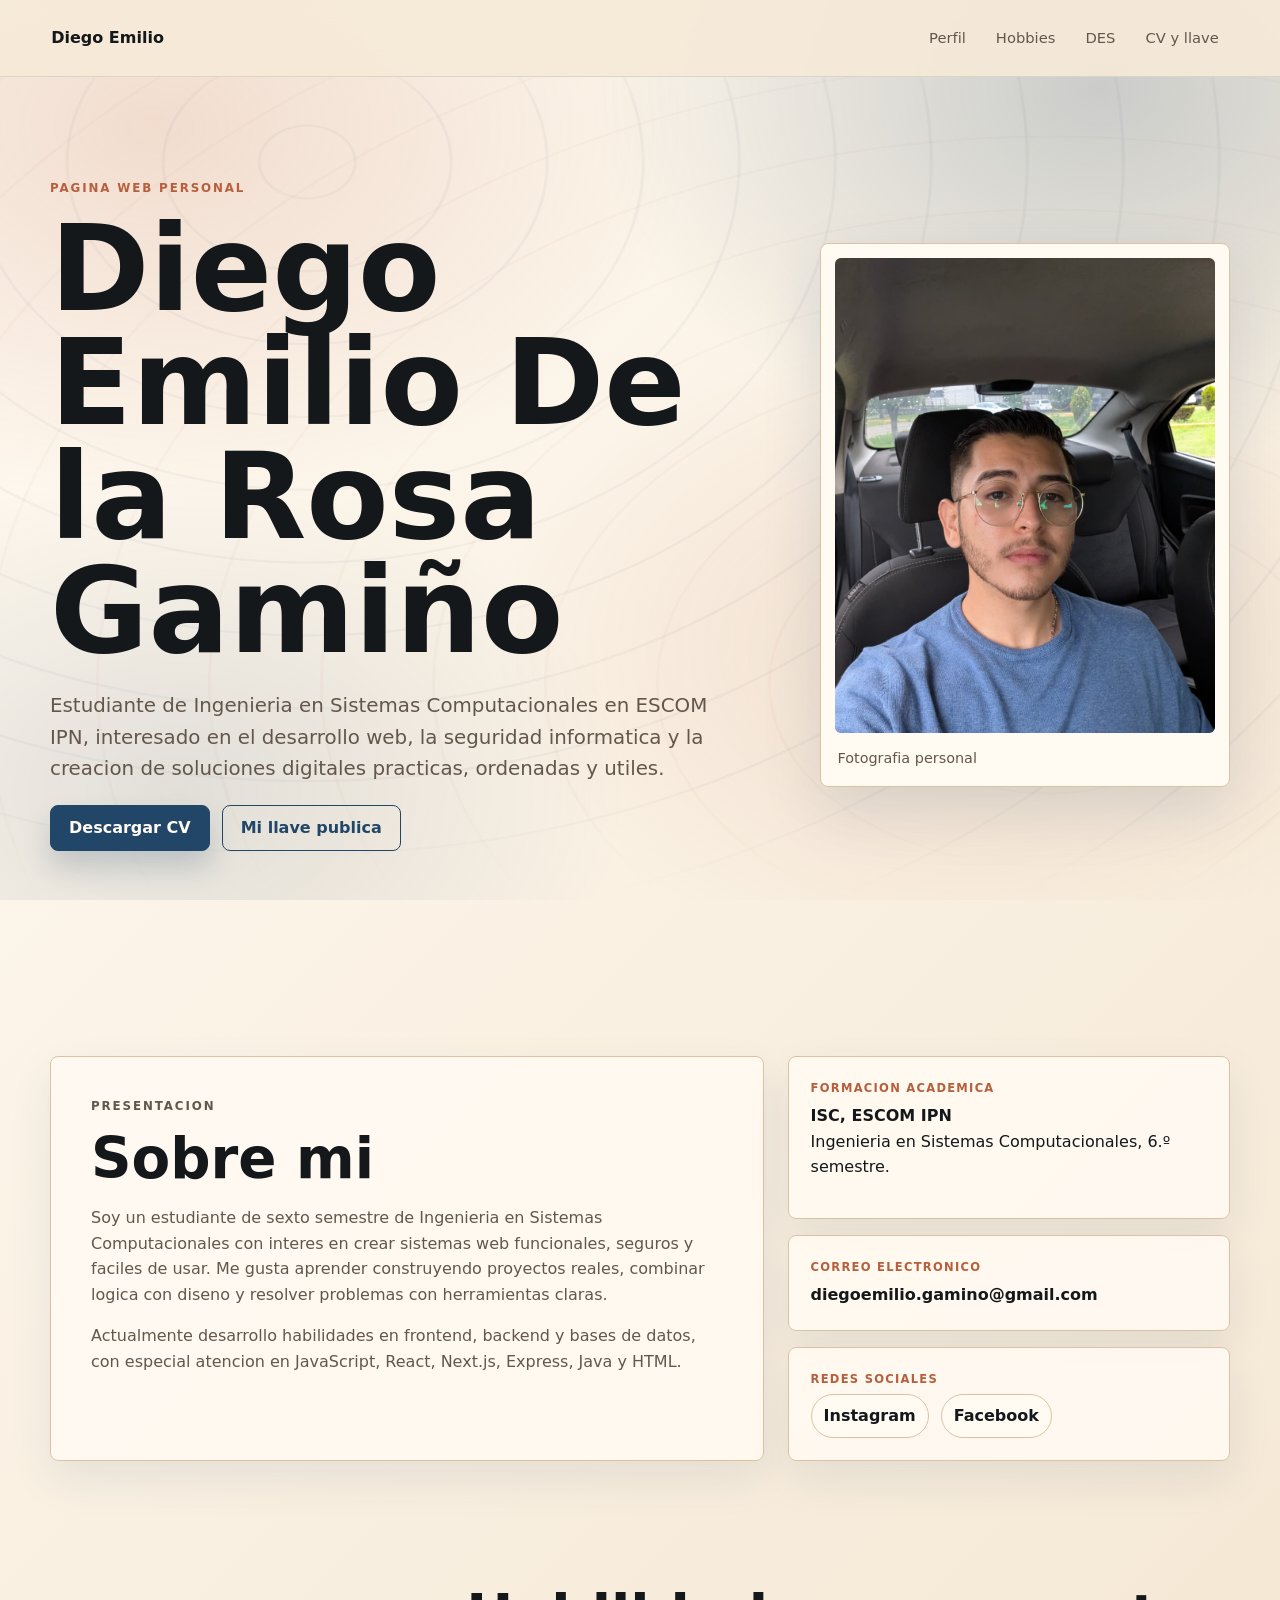
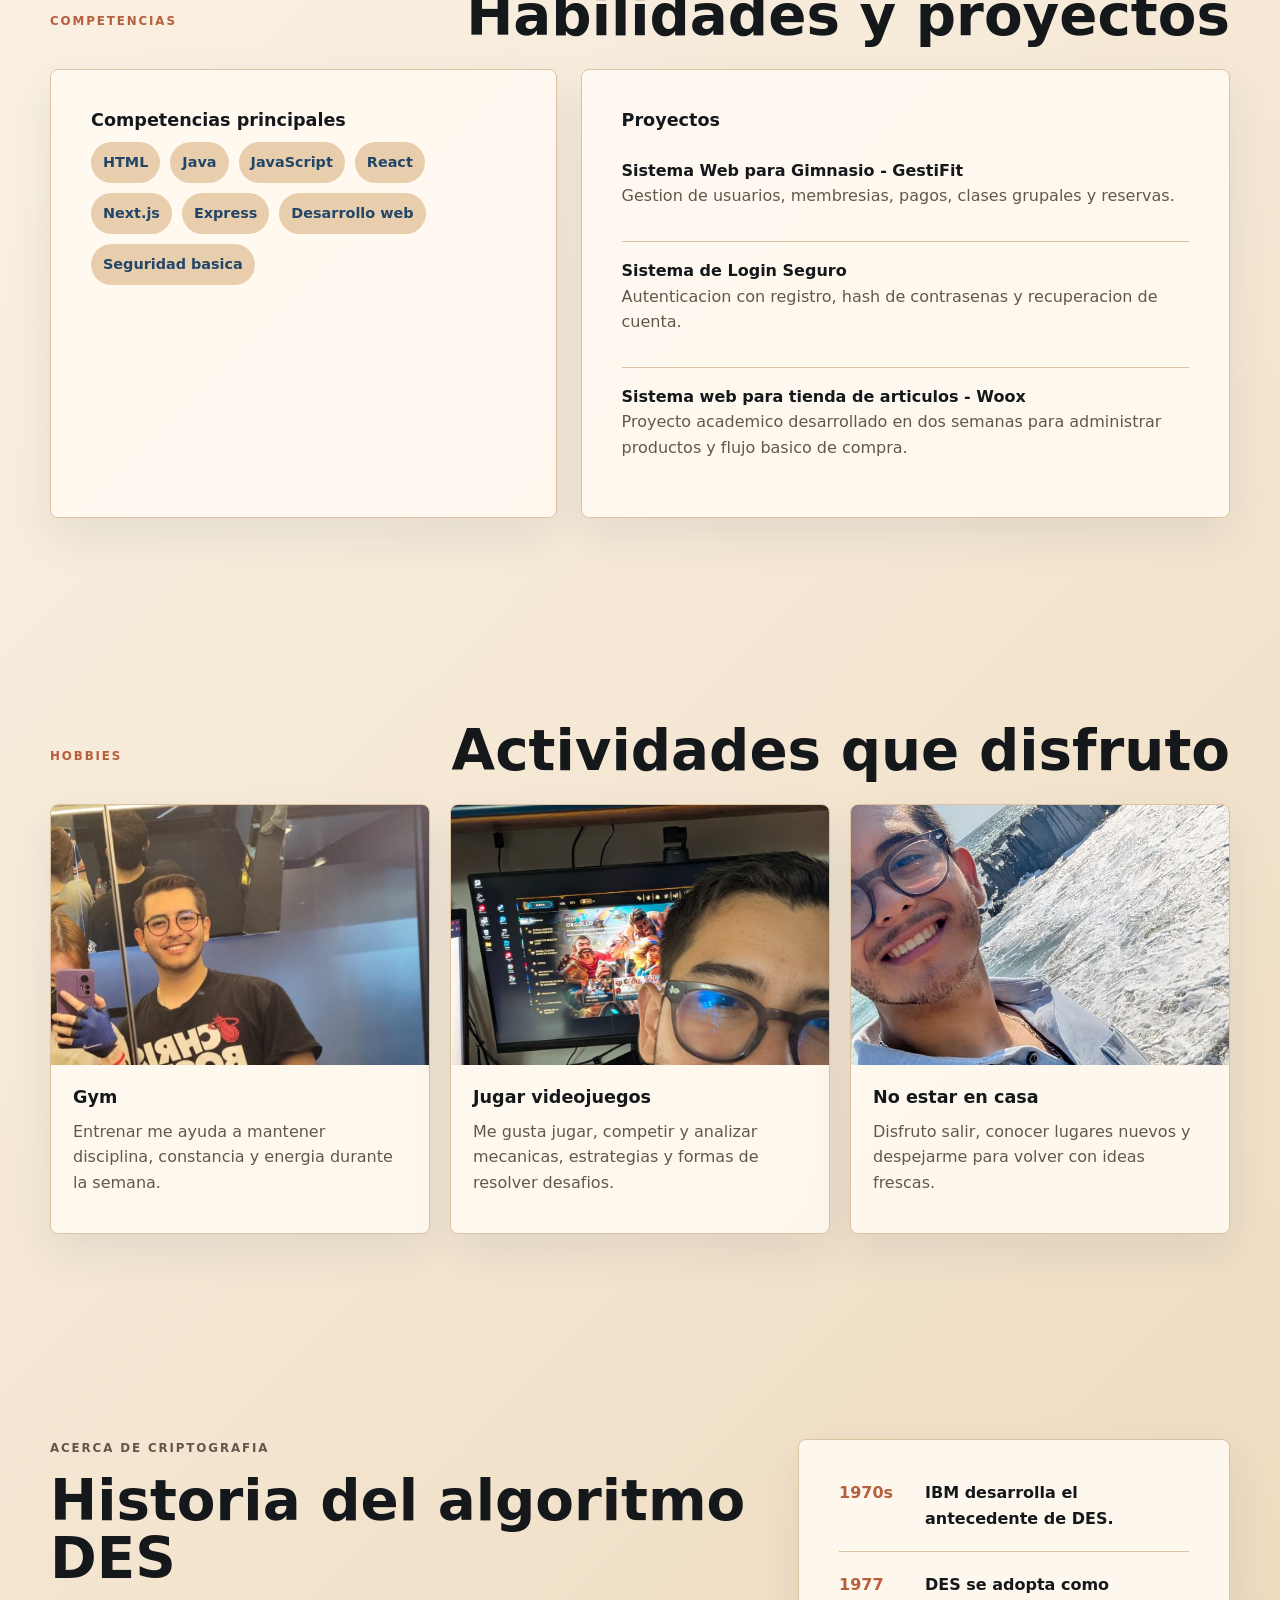
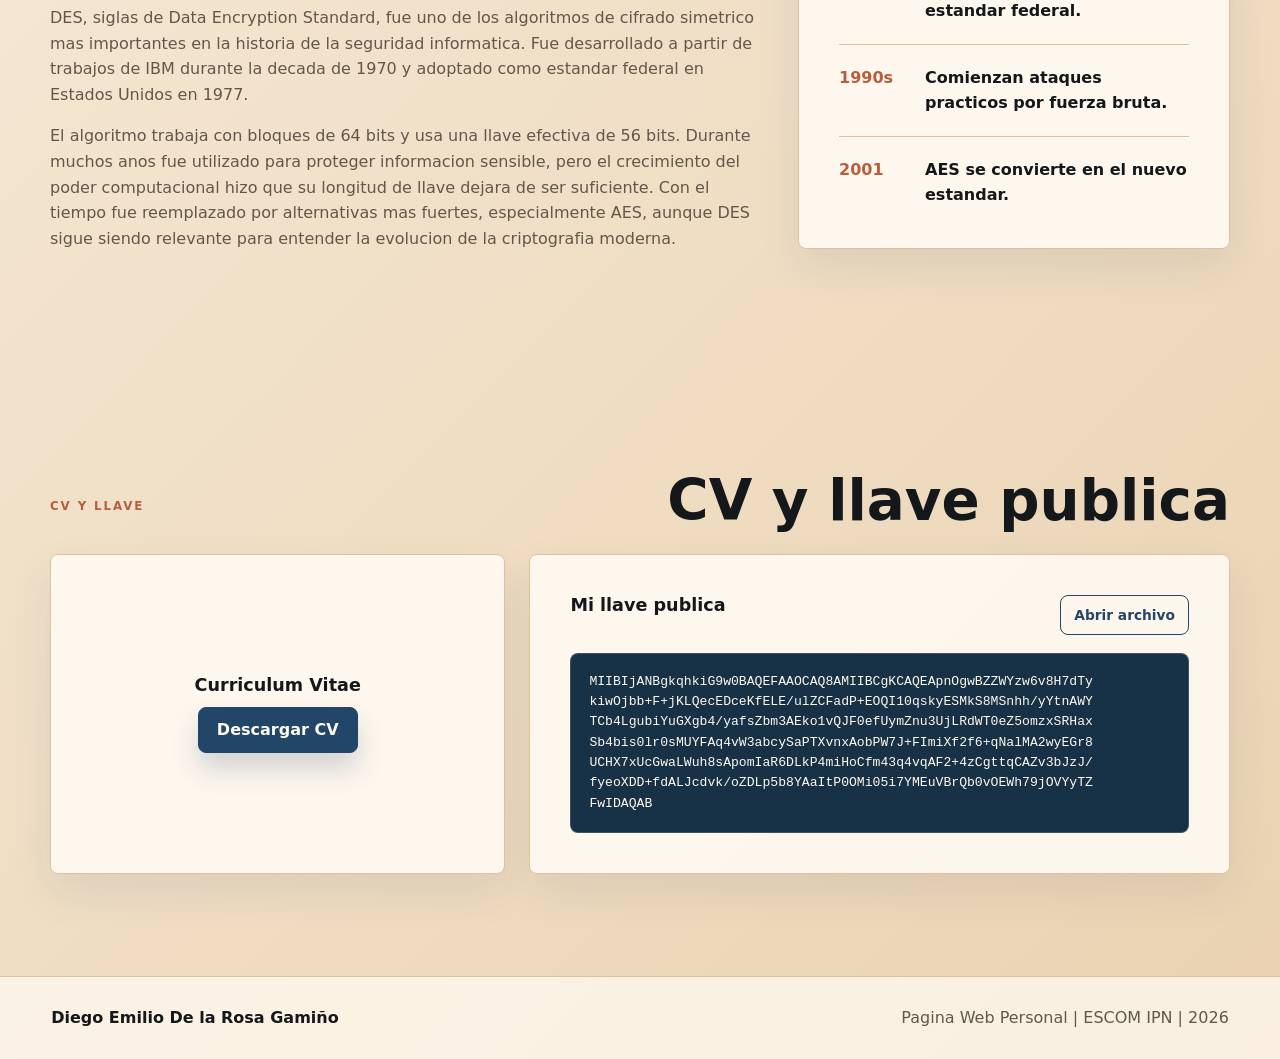
<file: index.html>
<!DOCTYPE html>
<html lang="es">
<head>
  <meta charset="UTF-8">
  <meta name="viewport" content="width=device-width, initial-scale=1.0">
  <meta name="description" content="Pagina web personal de Diego Emilio De la Rosa Gamino, estudiante de Ingenieria en Sistemas Computacionales en ESCOM IPN.">
  <title>Diego Emilio De la Rosa Gamiño | Pagina Web Personal</title>
  <link rel="stylesheet" href="styles.css">
</head>
<body>
  <header class="site-header">
    <a class="brand" href="#inicio">Diego Emilio</a>
    <nav class="nav" aria-label="Navegacion principal">
      <a href="#perfil">Perfil</a>
      <a href="#hobbies">Hobbies</a>
      <a href="#des">DES</a>
      <a href="#descargas">CV y llave</a>
    </nav>
  </header>

  <main>
    <section id="inicio" class="hero section-pad">
      <div class="hero-copy">
        <p class="eyebrow">Pagina Web Personal</p>
        <h1>Diego Emilio De la Rosa Gamiño</h1>
        <p class="lead">
          Estudiante de Ingenieria en Sistemas Computacionales en ESCOM IPN, interesado en el desarrollo web,
          la seguridad informatica y la creacion de soluciones digitales practicas, ordenadas y utiles.
        </p>
        <div class="hero-actions">
          <a class="button primary" href="cv-diego-emilio-de-la-rosa-gamino.pdf" download>Descargar CV</a>
          <a class="button secondary" href="public_key.txt">Mi llave publica</a>
        </div>
      </div>

      <figure class="portrait-card">
        <img src="assets/foto-diego-emilio.jpeg" alt="Fotografia de Diego Emilio De la Rosa Gamiño">
        <figcaption>Fotografia personal</figcaption>
      </figure>
    </section>

    <section id="perfil" class="section-pad profile-grid">
      <div class="panel about-panel">
        <p class="eyebrow">Presentacion</p>
        <h2>Sobre mi</h2>
        <p>
          Soy un estudiante de sexto semestre de Ingenieria en Sistemas Computacionales con interes en crear
          sistemas web funcionales, seguros y faciles de usar. Me gusta aprender construyendo proyectos reales,
          combinar logica con diseno y resolver problemas con herramientas claras.
        </p>
        <p>
          Actualmente desarrollo habilidades en frontend, backend y bases de datos, con especial atencion en
          JavaScript, React, Next.js, Express, Java y HTML.
        </p>
      </div>

      <aside class="info-stack" aria-label="Informacion general">
        <article class="info-card">
          <span>Formacion Academica</span>
          <strong>ISC, ESCOM IPN</strong>
          <p>Ingenieria en Sistemas Computacionales, 6.º semestre.</p>
        </article>
        <article class="info-card">
          <span>Correo Electronico</span>
          <strong>diegoemilio.gamino@gmail.com</strong>
        </article>
        <article class="info-card">
          <span>Redes Sociales</span>
          <div class="social-row">
            <a href="https://www.instagram.com/diegoe_dg/" target="_blank" rel="noopener">Instagram</a>
            <a href="https://www.facebook.com/Raromajedo" target="_blank" rel="noopener">Facebook</a>
          </div>
        </article>
      </aside>
    </section>

    <section class="section-pad compact-section">
      <div class="section-heading">
        <p class="eyebrow">Competencias</p>
        <h2>Habilidades y proyectos</h2>
      </div>
      <div class="skills-projects">
        <div class="panel">
          <h3>Competencias principales</h3>
          <div class="chips">
            <span>HTML</span>
            <span>Java</span>
            <span>JavaScript</span>
            <span>React</span>
            <span>Next.js</span>
            <span>Express</span>
            <span>Desarrollo web</span>
            <span>Seguridad basica</span>
          </div>
        </div>
        <div class="panel project-list">
          <h3>Proyectos</h3>
          <article>
            <strong>Sistema Web para Gimnasio - GestiFit</strong>
            <p>Gestion de usuarios, membresias, pagos, clases grupales y reservas.</p>
          </article>
          <article>
            <strong>Sistema de Login Seguro</strong>
            <p>Autenticacion con registro, hash de contrasenas y recuperacion de cuenta.</p>
          </article>
          <article>
            <strong>Sistema web para tienda de articulos - Woox</strong>
            <p>Proyecto academico desarrollado en dos semanas para administrar productos y flujo basico de compra.</p>
          </article>
        </div>
      </div>
    </section>

    <section id="hobbies" class="section-pad hobby-section">
      <div class="section-heading">
        <p class="eyebrow">Hobbies</p>
        <h2>Actividades que disfruto</h2>
      </div>
      <div class="hobby-grid">
        <article class="hobby-card">
          <img class="hobby-gym-img" src="assets/hobby-gym.jpeg" alt="Diego Emilio en el gimnasio">
          <div>
            <h3>Gym</h3>
            <p>Entrenar me ayuda a mantener disciplina, constancia y energia durante la semana.</p>
          </div>
        </article>
        <article class="hobby-card">
          <img class="hobby-videojuegos-img" src="assets/hobby-videojuegos.jpeg" alt="Diego Emilio jugando videojuegos">
          <div>
            <h3>Jugar videojuegos</h3>
            <p>Me gusta jugar, competir y analizar mecanicas, estrategias y formas de resolver desafios.</p>
          </div>
        </article>
        <article class="hobby-card">
          <img class="hobby-no-casa-img" src="assets/hobby-no-casa.jpeg" alt="Diego Emilio en la playa">
          <div>
            <h3>No estar en casa</h3>
            <p>Disfruto salir, conocer lugares nuevos y despejarme para volver con ideas frescas.</p>
          </div>
        </article>
      </div>
    </section>

    <section id="des" class="section-pad crypto-section">
      <div class="crypto-copy">
        <p class="eyebrow">Acerca de Criptografia</p>
        <h2>Historia del algoritmo DES</h2>
        <p>
          DES, siglas de Data Encryption Standard, fue uno de los algoritmos de cifrado simetrico mas importantes
          en la historia de la seguridad informatica. Fue desarrollado a partir de trabajos de IBM durante la decada
          de 1970 y adoptado como estandar federal en Estados Unidos en 1977.
        </p>
        <p>
          El algoritmo trabaja con bloques de 64 bits y usa una llave efectiva de 56 bits. Durante muchos anos fue
          utilizado para proteger informacion sensible, pero el crecimiento del poder computacional hizo que su
          longitud de llave dejara de ser suficiente. Con el tiempo fue reemplazado por alternativas mas fuertes,
          especialmente AES, aunque DES sigue siendo relevante para entender la evolucion de la criptografia moderna.
        </p>
      </div>
      <div class="timeline panel">
        <div>
          <span>1970s</span>
          <strong>IBM desarrolla el antecedente de DES.</strong>
        </div>
        <div>
          <span>1977</span>
          <strong>DES se adopta como estandar federal.</strong>
        </div>
        <div>
          <span>1990s</span>
          <strong>Comienzan ataques practicos por fuerza bruta.</strong>
        </div>
        <div>
          <span>2001</span>
          <strong>AES se convierte en el nuevo estandar.</strong>
        </div>
      </div>
    </section>

    <section id="descargas" class="section-pad downloads-section">
      <div class="section-heading">
        <p class="eyebrow">CV y llave</p>
        <h2>CV y llave publica</h2>
      </div>
      <div class="downloads-grid">
        <article class="download-card">
          <h3>Curriculum Vitae</h3>
          <a class="button primary" href="cv-diego-emilio-de-la-rosa-gamino.pdf" download>Descargar CV</a>
        </article>
        <article class="key-card">
          <div class="key-card-head">
            <div>
              <h3>Mi llave publica</h3>
            </div>
            <a class="small-link" href="public_key.txt">Abrir archivo</a>
          </div>
          <pre><code>MIIBIjANBgkqhkiG9w0BAQEFAAOCAQ8AMIIBCgKCAQEApnOgwBZZWYzw6v8H7dTy
kiwOjbb+F+jKLQecEDceKfELE/ulZCFadP+EOQI10qskyESMkS8MSnhh/yYtnAWY
TCb4LgubiYuGXgb4/yafsZbm3AEko1vQJF0efUymZnu3UjLRdWT0eZ5omzxSRHax
Sb4bis0lr0sMUYFAq4vW3abcySaPTXvnxAobPW7J+FImiXf2f6+qNalMA2wyEGr8
UCHX7xUcGwaLWuh8sApomIaR6DLkP4miHoCfm43q4vqAF2+4zCgttqCAZv3bJzJ/
fyeoXDD+fdALJcdvk/oZDLp5b8YAaItP0OMi05i7YMEuVBrQb0vOEWh79jOVYyTZ
FwIDAQAB</code></pre>
        </article>
      </div>
    </section>
  </main>

  <footer class="site-footer">
    <strong>Diego Emilio De la Rosa Gamiño</strong>
    <span>Pagina Web Personal | ESCOM IPN | 2026</span>
  </footer>
</body>
</html>
</file>
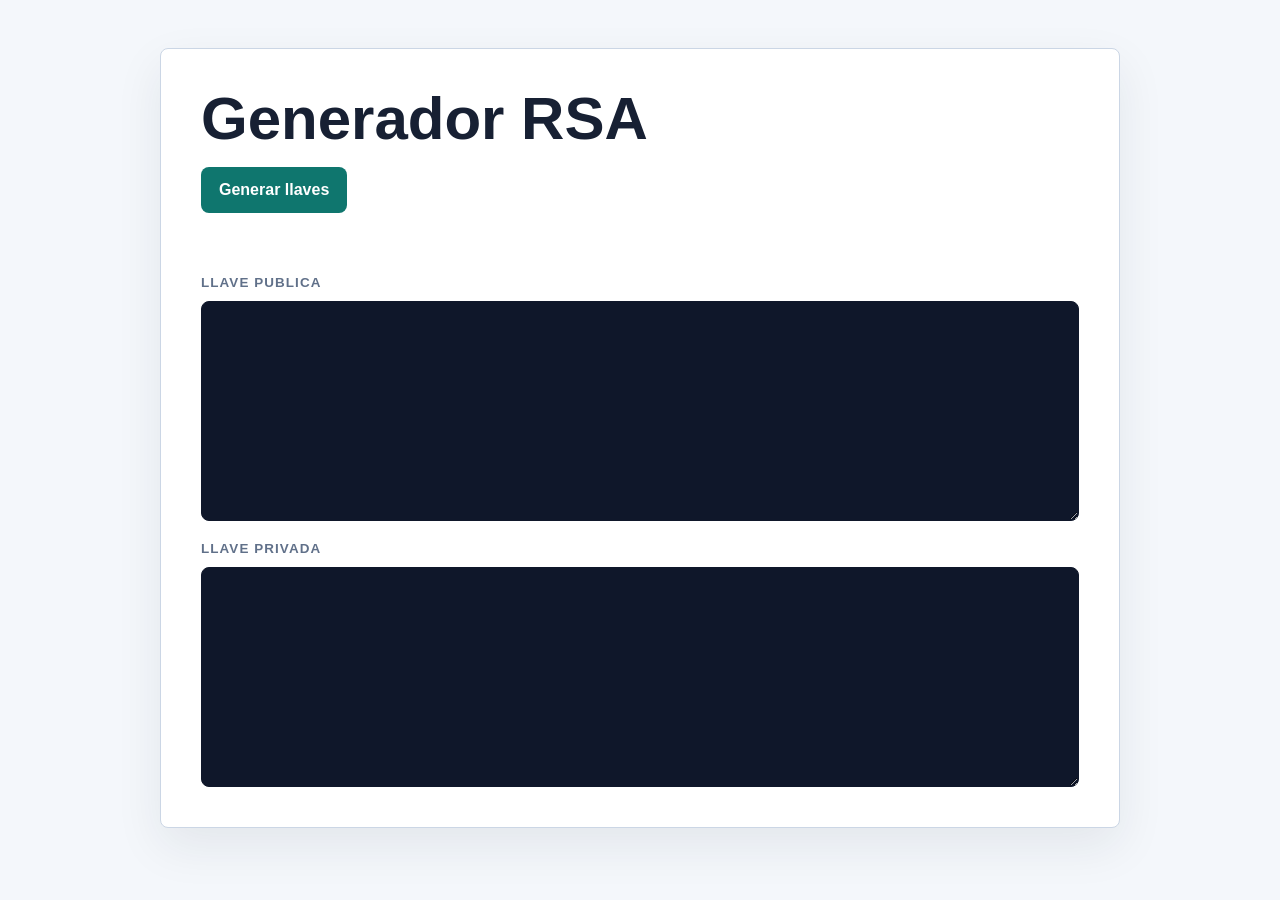
<file: generador-rsa/index.html>
<!DOCTYPE html>
<html lang="es">
<head>
  <meta charset="UTF-8">
  <meta name="viewport" content="width=device-width, initial-scale=1.0">
  <title>Generador RSA</title>
  <style>
    :root {
      --bg: #f4f7fb;
      --panel: #ffffff;
      --ink: #172033;
      --muted: #607089;
      --line: #cbd6e5;
      --accent: #0f766e;
      --accent-dark: #115e59;
      --code: #0f172a;
      --radius: 8px;
    }

    * {
      box-sizing: border-box;
    }

    body {
      min-height: 100vh;
      margin: 0;
      color: var(--ink);
      background: var(--bg);
      font-family: Arial, Helvetica, sans-serif;
      line-height: 1.5;
    }

    main {
      width: min(960px, calc(100% - 32px));
      margin: 0 auto;
      padding: 48px 0;
    }

    .panel {
      display: grid;
      gap: 18px;
      padding: clamp(22px, 5vw, 40px);
      border: 1px solid var(--line);
      border-radius: var(--radius);
      background: var(--panel);
      box-shadow: 0 18px 48px rgba(23, 32, 51, 0.08);
    }

    h1 {
      margin: 0;
      font-size: clamp(2rem, 6vw, 3.75rem);
      line-height: 1;
      letter-spacing: 0;
    }

    button {
      justify-self: start;
      min-height: 46px;
      padding: 0 18px;
      color: #ffffff;
      border: 0;
      border-radius: var(--radius);
      background: var(--accent);
      font: inherit;
      font-weight: 700;
      cursor: pointer;
    }

    button:hover {
      background: var(--accent-dark);
    }

    button:disabled {
      cursor: not-allowed;
      opacity: 0.6;
    }

    .status {
      min-height: 24px;
      margin: 0;
      color: var(--muted);
      font-size: 0.95rem;
    }

    label {
      display: grid;
      gap: 8px;
      color: var(--muted);
      font-size: 0.84rem;
      font-weight: 700;
      letter-spacing: 0.08em;
      text-transform: uppercase;
    }

    textarea {
      width: 100%;
      min-height: 220px;
      padding: 14px;
      resize: vertical;
      color: #f8fafc;
      border: 1px solid var(--code);
      border-radius: var(--radius);
      background: var(--code);
      font: 0.86rem/1.5 Consolas, "Cascadia Code", monospace;
    }

    @media (max-width: 560px) {
      main {
        width: min(100% - 22px, 960px);
        padding: 24px 0;
      }

      button {
        width: 100%;
      }
    }
  </style>
</head>
<body>
  <main>
    <section class="panel" aria-label="Generador de llaves RSA">
      <h1>Generador RSA</h1>
      <button id="generate" type="button">Generar llaves</button>
      <p id="status" class="status" aria-live="polite"></p>

      <label>
        Llave publica
        <textarea id="public-key" readonly></textarea>
      </label>

      <label>
        Llave privada
        <textarea id="private-key" readonly></textarea>
      </label>
    </section>
  </main>

  <script>
    const generateButton = document.querySelector("#generate");
    const publicOutput = document.querySelector("#public-key");
    const privateOutput = document.querySelector("#private-key");
    const statusOutput = document.querySelector("#status");

    const bufferToBase64 = (buffer) => {
      const bytes = new Uint8Array(buffer);
      let binary = "";

      for (let index = 0; index < bytes.length; index += 1) {
        binary += String.fromCharCode(bytes[index]);
      }

      return btoa(binary);
    };

    const toPem = (buffer, label) => {
      const base64 = bufferToBase64(buffer);
      const wrapped = base64.match(/.{1,64}/g).join("\n");

      return `-----BEGIN ${label}-----\n${wrapped}\n-----END ${label}-----`;
    };

    generateButton.addEventListener("click", async () => {
      if (!window.crypto?.subtle) {
        statusOutput.textContent = "Web Crypto no esta disponible.";
        return;
      }

      generateButton.disabled = true;
      generateButton.textContent = "Generando...";
      statusOutput.textContent = "";
      publicOutput.value = "";
      privateOutput.value = "";

      try {
        const keys = await crypto.subtle.generateKey(
          {
            name: "RSA-OAEP",
            modulusLength: 2048,
            publicExponent: new Uint8Array([1, 0, 1]),
            hash: "SHA-256",
          },
          true,
          ["encrypt", "decrypt"],
        );

        const publicKey = await crypto.subtle.exportKey("spki", keys.publicKey);
        const privateKey = await crypto.subtle.exportKey("pkcs8", keys.privateKey);

        publicOutput.value = toPem(publicKey, "PUBLIC KEY");
        privateOutput.value = toPem(privateKey, "PRIVATE KEY");
        statusOutput.textContent = "Llaves generadas.";
      } catch (error) {
        statusOutput.textContent = "No se pudieron generar las llaves.";
      } finally {
        generateButton.disabled = false;
        generateButton.textContent = "Generar llaves";
      }
    });
  </script>
</body>
</html>
</file>
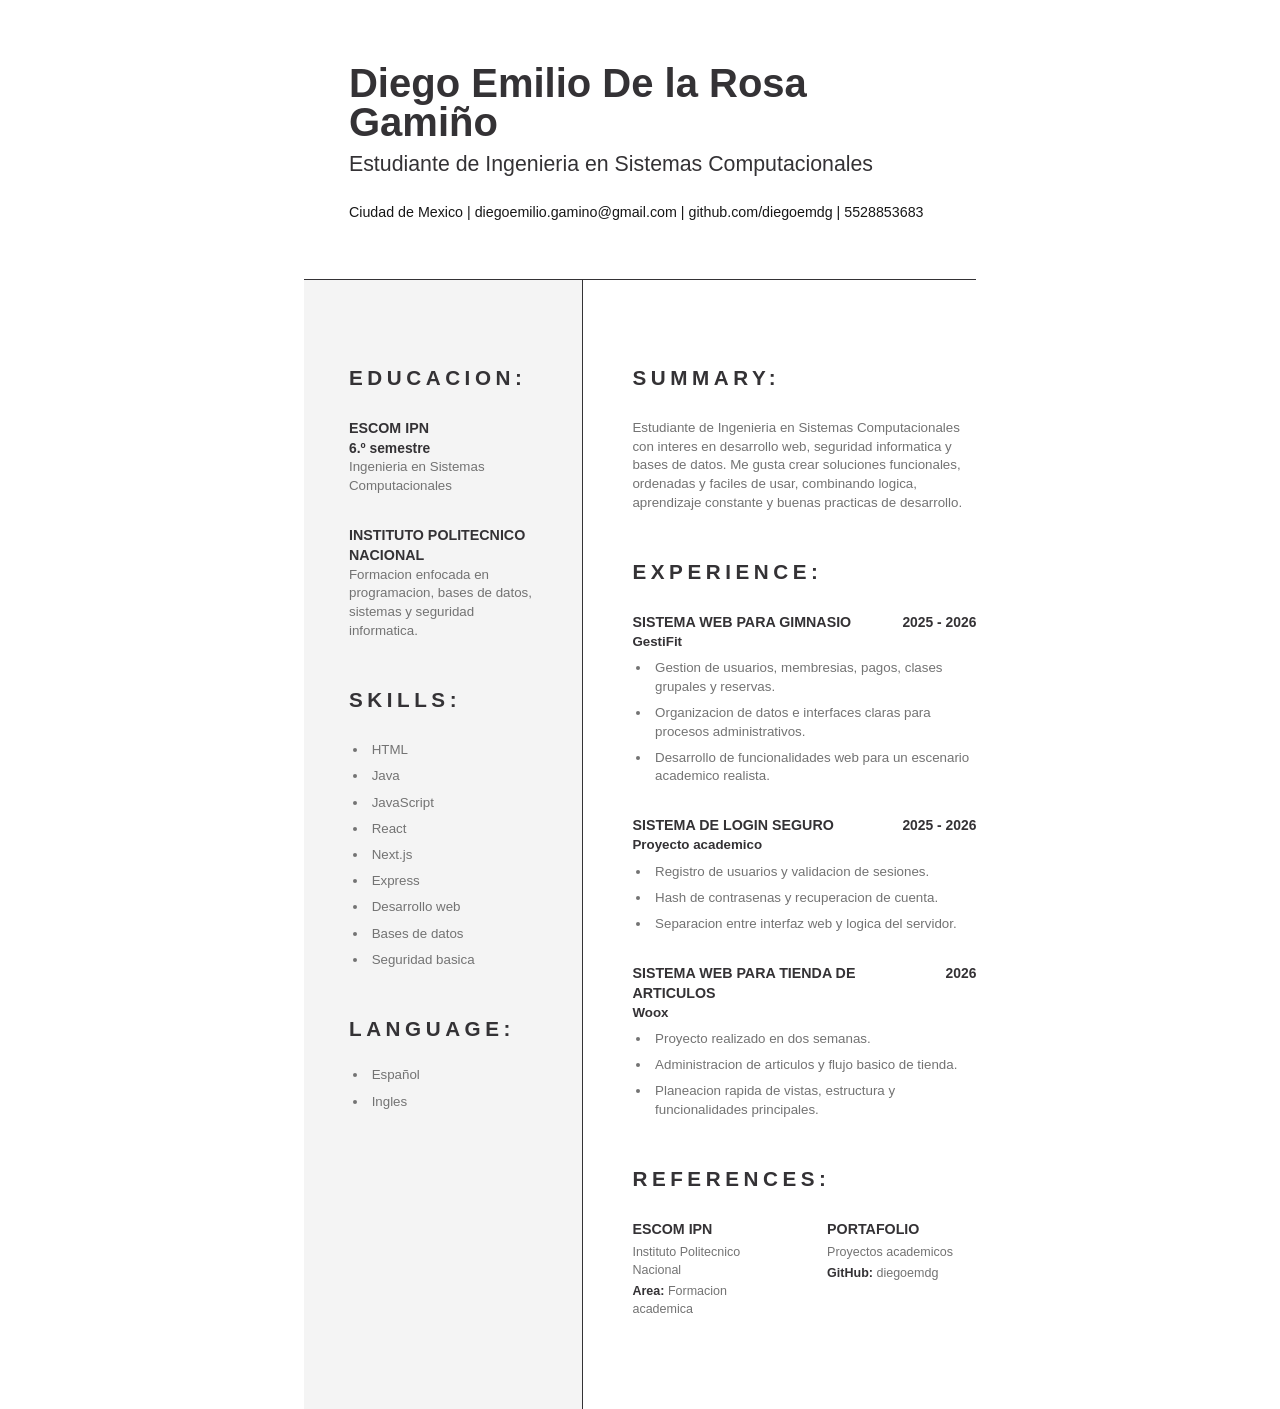
<file: cv.html>
<!DOCTYPE html>
<html lang="es">
<head>
  <meta charset="UTF-8">
  <title>CV - Diego Emilio De la Rosa Gamiño</title>
  <style>
    * {
      box-sizing: border-box;
    }

    body {
      margin: 0;
      color: #343235;
      background: #ffffff;
      font-family: Arial, Helvetica, sans-serif;
      line-height: 1.4;
    }

    .page {
      width: 210mm;
      min-height: 297mm;
      margin: 0 auto;
      padding: 17mm 16mm 0;
      background: #ffffff;
    }

    .hero {
      padding: 0 12mm 15mm;
    }

    h1 {
      margin: 0;
      color: #343235;
      font-size: 30pt;
      line-height: 0.98;
      font-weight: 800;
      letter-spacing: 0;
    }

    .role {
      margin: 2mm 0 6mm;
      color: #343235;
      font-size: 16pt;
      font-weight: 400;
    }

    .contact-line {
      margin: 0;
      color: #171717;
      font-size: 10.7pt;
    }

    .body-grid {
      display: grid;
      grid-template-columns: 74mm 1fr;
      min-height: 222mm;
      border-top: 1.2px solid #343235;
    }

    .side {
      padding: 22mm 12mm 12mm;
      border-right: 1.2px solid #343235;
      background: #f4f4f4;
    }

    .main {
      padding: 22mm 0 12mm 13mm;
      background: #ffffff;
    }

    section {
      margin-bottom: 12mm;
      break-inside: avoid;
    }

    h2 {
      margin: 0 0 7mm;
      color: #343235;
      font-size: 15.5pt;
      font-weight: 800;
      letter-spacing: 0.22em;
      text-transform: uppercase;
    }

    h3 {
      margin: 0;
      color: #343235;
      font-size: 10.7pt;
      font-weight: 800;
      text-transform: uppercase;
    }

    p {
      margin: 0;
      color: #737373;
      font-size: 10pt;
    }

    .muted {
      color: #737373;
      font-weight: 400;
      text-transform: none;
    }

    .edu-item,
    .project-item {
      margin-bottom: 8mm;
    }

    .date {
      color: #343235;
      font-size: 10.4pt;
      font-weight: 800;
      white-space: nowrap;
    }

    .project-head {
      display: grid;
      grid-template-columns: 1fr auto;
      gap: 8mm;
      align-items: start;
      margin-bottom: 2mm;
    }

    ul {
      margin: 2mm 0 0;
      padding-left: 5mm;
      color: #737373;
      font-size: 10pt;
    }

    li {
      margin-bottom: 2mm;
      padding-left: 1mm;
    }

    .summary {
      max-width: 112mm;
    }

    .references {
      display: grid;
      grid-template-columns: 1fr 1fr;
      gap: 12mm;
    }

    .references p {
      margin-top: 1mm;
      font-size: 9.4pt;
    }

    .label {
      color: #343235;
      font-weight: 800;
    }

    .language-list {
      margin-top: -1mm;
    }

    @page {
      size: A4;
      margin: 0;
    }

    @media print {
      body {
        background: #ffffff;
      }
    }
  </style>
</head>
<body>
  <main class="page">
    <header class="hero">
      <h1>Diego Emilio De la Rosa Gamiño</h1>
      <p class="role">Estudiante de Ingenieria en Sistemas Computacionales</p>
      <p class="contact-line">Ciudad de Mexico | diegoemilio.gamino@gmail.com | github.com/diegoemdg | 5528853683</p>
    </header>

    <div class="body-grid">
      <aside class="side">
        <section>
          <h2>Educacion:</h2>
          <article class="edu-item">
            <h3>ESCOM IPN</h3>
            <p class="date">6.º semestre</p>
            <p>Ingenieria en Sistemas Computacionales</p>
          </article>
          <article class="edu-item">
            <h3>Instituto Politecnico Nacional</h3>
            <p>Formacion enfocada en programacion, bases de datos, sistemas y seguridad informatica.</p>
          </article>
        </section>

        <section>
          <h2>Skills:</h2>
          <ul>
            <li>HTML</li>
            <li>Java</li>
            <li>JavaScript</li>
            <li>React</li>
            <li>Next.js</li>
            <li>Express</li>
            <li>Desarrollo web</li>
            <li>Bases de datos</li>
            <li>Seguridad basica</li>
          </ul>
        </section>

        <section>
          <h2>Language:</h2>
          <ul class="language-list">
            <li>Español</li>
            <li>Ingles</li>
          </ul>
        </section>
      </aside>

      <div class="main">
        <section>
          <h2>Summary:</h2>
          <p class="summary">
            Estudiante de Ingenieria en Sistemas Computacionales con interes en desarrollo web, seguridad informatica
            y bases de datos. Me gusta crear soluciones funcionales, ordenadas y faciles de usar, combinando logica,
            aprendizaje constante y buenas practicas de desarrollo.
          </p>
        </section>

        <section>
          <h2>Experience:</h2>
          <article class="project-item">
            <div class="project-head">
              <div>
                <h3>Sistema Web para Gimnasio</h3>
                <p class="label">GestiFit</p>
              </div>
              <span class="date">2025 - 2026</span>
            </div>
            <ul>
              <li>Gestion de usuarios, membresias, pagos, clases grupales y reservas.</li>
              <li>Organizacion de datos e interfaces claras para procesos administrativos.</li>
              <li>Desarrollo de funcionalidades web para un escenario academico realista.</li>
            </ul>
          </article>

          <article class="project-item">
            <div class="project-head">
              <div>
                <h3>Sistema de Login Seguro</h3>
                <p class="label">Proyecto academico</p>
              </div>
              <span class="date">2025 - 2026</span>
            </div>
            <ul>
              <li>Registro de usuarios y validacion de sesiones.</li>
              <li>Hash de contrasenas y recuperacion de cuenta.</li>
              <li>Separacion entre interfaz web y logica del servidor.</li>
            </ul>
          </article>

          <article class="project-item">
            <div class="project-head">
              <div>
                <h3>Sistema web para tienda de articulos</h3>
                <p class="label">Woox</p>
              </div>
              <span class="date">2026</span>
            </div>
            <ul>
              <li>Proyecto realizado en dos semanas.</li>
              <li>Administracion de articulos y flujo basico de tienda.</li>
              <li>Planeacion rapida de vistas, estructura y funcionalidades principales.</li>
            </ul>
          </article>
        </section>

        <section>
          <h2>References:</h2>
          <div class="references">
            <article>
              <h3>ESCOM IPN</h3>
              <p>Instituto Politecnico Nacional</p>
              <p><span class="label">Area:</span> Formacion academica</p>
            </article>
            <article>
              <h3>Portafolio</h3>
              <p>Proyectos academicos</p>
              <p><span class="label">GitHub:</span> diegoemdg</p>
            </article>
          </div>
        </section>
      </div>
    </div>
  </main>
</body>
</html>
</file>
<file: styles.css>
:root {
  --bg: #f6ead8;
  --surface: #fffaf2;
  --surface-strong: #e9ceae;
  --ink: #14181b;
  --muted: #63574c;
  --coffee: #b75e3c;
  --coffee-dark: #224667;
  --line: #dcc2a0;
  --shadow: 0 24px 60px rgba(34, 70, 103, 0.14);
  --radius: 8px;
}

* {
  box-sizing: border-box;
}

html {
  scroll-behavior: smooth;
}

body {
  position: relative;
  isolation: isolate;
  min-height: 100vh;
  margin: 0;
  color: var(--ink);
  background: linear-gradient(135deg, #fffaf2 0%, #f6ead8 48%, #ead2b1 100%);
  font-family: Inter, ui-sans-serif, system-ui, -apple-system, BlinkMacSystemFont, "Segoe UI", sans-serif;
  line-height: 1.6;
}

body::before {
  position: fixed;
  inset: 0;
  z-index: -2;
  pointer-events: none;
  content: "";
  background:
    radial-gradient(ellipse at 12% 14%, rgba(183, 94, 60, 0.18), transparent 34rem),
    radial-gradient(ellipse at 86% 10%, rgba(34, 70, 103, 0.22), transparent 32rem),
    radial-gradient(ellipse at 76% 72%, rgba(183, 94, 60, 0.13), transparent 30rem),
    radial-gradient(ellipse at 14% 88%, rgba(34, 70, 103, 0.12), transparent 28rem);
}

body::after {
  position: fixed;
  inset: 0;
  z-index: -1;
  pointer-events: none;
  content: "";
  opacity: 0.34;
  background:
    repeating-radial-gradient(ellipse at 24% 18%, transparent 0 46px, rgba(34, 70, 103, 0.12) 47px 49px, transparent 50px 96px),
    repeating-radial-gradient(ellipse at 82% 76%, transparent 0 54px, rgba(183, 94, 60, 0.1) 55px 57px, transparent 58px 112px);
  mask-image: linear-gradient(180deg, transparent 0%, #000 12%, #000 86%, transparent 100%);
}

a {
  color: inherit;
  text-decoration: none;
}

img {
  display: block;
  max-width: 100%;
}

.site-header {
  position: sticky;
  top: 0;
  z-index: 10;
  display: flex;
  align-items: center;
  justify-content: space-between;
  gap: 24px;
  padding: 18px clamp(20px, 4vw, 64px);
  border-bottom: 1px solid rgba(34, 70, 103, 0.12);
  background: rgba(246, 234, 216, 0.92);
  backdrop-filter: blur(16px);
}

.brand {
  font-weight: 800;
  letter-spacing: 0;
}

.nav {
  display: flex;
  align-items: center;
  gap: 10px;
  flex-wrap: wrap;
  justify-content: flex-end;
}

.nav a {
  padding: 8px 10px;
  color: var(--muted);
  font-size: 0.92rem;
  border-radius: 999px;
}

.nav a:hover,
.nav a:focus-visible {
  color: var(--ink);
  background: var(--surface-strong);
  outline: none;
}

.section-pad {
  width: min(1180px, calc(100% - 40px));
  margin: 0 auto;
  padding: clamp(56px, 8vw, 104px) 0;
}

.hero {
  min-height: calc(100svh - 74px);
  display: grid;
  grid-template-columns: minmax(0, 1.05fr) minmax(280px, 0.62fr);
  align-items: center;
  gap: clamp(32px, 6vw, 80px);
}

.eyebrow {
  margin: 0 0 14px;
  color: var(--coffee);
  font-size: 0.74rem;
  font-weight: 800;
  letter-spacing: 0.16em;
  text-transform: uppercase;
}

h1,
h2,
h3,
p {
  margin-top: 0;
}

h1 {
  margin-bottom: 22px;
  max-width: 880px;
  font-size: clamp(3.25rem, 10vw, 7.5rem);
  line-height: 0.95;
  letter-spacing: 0;
}

h2 {
  margin-bottom: 18px;
  font-size: clamp(2rem, 4.4vw, 4rem);
  line-height: 1.02;
  letter-spacing: 0;
}

h3 {
  margin-bottom: 10px;
  font-size: 1.1rem;
  line-height: 1.25;
}

.lead {
  max-width: 680px;
  color: var(--muted);
  font-size: clamp(1.04rem, 2vw, 1.24rem);
}

.hero-actions,
.social-row {
  display: flex;
  flex-wrap: wrap;
  gap: 12px;
}

.button,
.small-link {
  display: inline-flex;
  align-items: center;
  justify-content: center;
  min-height: 46px;
  padding: 0 18px;
  border: 1px solid var(--coffee-dark);
  border-radius: var(--radius);
  font-weight: 800;
  transition: transform 180ms ease, box-shadow 180ms ease, background 180ms ease;
}

.button:hover,
.small-link:hover {
  transform: translateY(-2px);
}

.primary {
  color: #fffaf2;
  background: var(--coffee-dark);
  box-shadow: 0 16px 28px rgba(34, 70, 103, 0.2);
}

.secondary,
.small-link {
  color: var(--coffee-dark);
  background: transparent;
}

.portrait-card {
  margin: 0;
  padding: 14px;
  border: 1px solid var(--line);
  border-radius: var(--radius);
  background: var(--surface);
  box-shadow: var(--shadow);
}

.portrait-card img {
  width: 100%;
  aspect-ratio: 4 / 5;
  object-fit: cover;
  object-position: center 34%;
  border-radius: 6px;
  background: var(--surface-strong);
}

.portrait-card figcaption {
  padding: 14px 2px 2px;
  color: var(--muted);
  font-size: 0.9rem;
}

.profile-grid {
  display: grid;
  grid-template-columns: minmax(0, 1fr) minmax(280px, 0.62fr);
  gap: 24px;
}

.panel,
.info-card,
.download-card,
.key-card,
.hobby-card {
  min-width: 0;
  border: 1px solid var(--line);
  border-radius: var(--radius);
  background: rgba(255, 250, 242, 0.9);
  box-shadow: 0 18px 44px rgba(34, 70, 103, 0.09);
}

.about-panel,
.panel,
.download-card,
.key-card {
  padding: clamp(24px, 4vw, 40px);
}

.about-panel p,
.crypto-copy p {
  max-width: 760px;
  color: var(--muted);
}

.info-stack {
  display: grid;
  gap: 16px;
}

.info-card {
  padding: 22px;
}

.info-card span {
  display: block;
  margin-bottom: 6px;
  color: var(--coffee);
  font-size: 0.72rem;
  font-weight: 800;
  letter-spacing: 0.11em;
  text-transform: uppercase;
}

.info-card strong {
  overflow-wrap: anywhere;
}

.social-row a {
  padding: 8px 12px;
  border: 1px solid var(--line);
  border-radius: 999px;
  background: #fffaf2;
  font-weight: 700;
}

.compact-section {
  padding-top: 24px;
}

.section-heading {
  display: flex;
  align-items: end;
  justify-content: space-between;
  gap: 24px;
  margin-bottom: 24px;
}

.section-heading h2 {
  margin-bottom: 0;
}

.skills-projects {
  display: grid;
  grid-template-columns: 0.78fr 1fr;
  gap: 24px;
}

.chips {
  display: flex;
  flex-wrap: wrap;
  gap: 10px;
}

.chips span {
  padding: 9px 12px;
  border-radius: 999px;
  color: var(--coffee-dark);
  background: var(--surface-strong);
  font-weight: 800;
  font-size: 0.9rem;
}

.project-list {
  display: grid;
  gap: 16px;
}

.project-list article {
  padding-top: 16px;
  border-top: 1px solid var(--line);
}

.project-list article:first-of-type {
  padding-top: 0;
  border-top: 0;
}

.project-list p,
.hobby-card p,
.download-card p,
.key-card p {
  color: var(--muted);
}

.hobby-grid {
  display: grid;
  grid-template-columns: repeat(3, minmax(0, 1fr));
  gap: 20px;
}

.hobby-card {
  overflow: hidden;
}

.hobby-card img {
  width: 100%;
  aspect-ratio: 16 / 11;
  object-fit: cover;
  background: var(--surface-strong);
}

.hobby-gym-img {
  object-position: center 30%;
}

.hobby-videojuegos-img {
  object-position: center 42%;
}

.hobby-no-casa-img {
  object-position: 36% 48%;
}

.hobby-card div {
  padding: 22px;
}

.crypto-section {
  display: grid;
  grid-template-columns: minmax(0, 1fr) minmax(280px, 0.6fr);
  gap: 28px;
  align-items: start;
}

.timeline {
  display: grid;
  gap: 20px;
}

.timeline div {
  display: grid;
  grid-template-columns: 72px 1fr;
  gap: 14px;
  padding-bottom: 20px;
  border-bottom: 1px solid var(--line);
}

.timeline div:last-child {
  padding-bottom: 0;
  border-bottom: 0;
}

.timeline span {
  color: var(--coffee);
  font-weight: 900;
}

.downloads-grid {
  display: grid;
  grid-template-columns: minmax(240px, 0.65fr) minmax(0, 1fr);
  gap: 24px;
}

.download-card {
  display: flex;
  flex-direction: column;
  align-items: center;
  justify-content: center;
  text-align: center;
}

.key-card-head {
  display: flex;
  align-items: start;
  justify-content: space-between;
  gap: 20px;
  margin-bottom: 18px;
}

.small-link {
  min-height: 40px;
  padding: 0 13px;
  font-size: 0.86rem;
  white-space: nowrap;
}

pre {
  min-width: 0;
  max-height: 260px;
  margin: 0;
  padding: 18px;
  overflow: auto;
  border: 1px solid rgba(255, 250, 242, 0.16);
  border-radius: var(--radius);
  color: #fff8ed;
  background: #173247;
  font-size: 0.82rem;
  line-height: 1.55;
}

code {
  font-family: "Cascadia Code", "SFMono-Regular", Consolas, monospace;
  overflow-wrap: anywhere;
}

.site-footer {
  display: flex;
  align-items: center;
  justify-content: space-between;
  gap: 20px;
  padding: 28px clamp(20px, 4vw, 64px);
  color: var(--muted);
  border-top: 1px solid var(--line);
  background: rgba(255, 250, 242, 0.74);
}

.site-footer strong {
  color: var(--ink);
}

@media (max-width: 880px) {
  .site-header,
  .site-footer,
  .section-heading,
  .key-card-head {
    align-items: flex-start;
    flex-direction: column;
  }

  .hero,
  .profile-grid,
  .skills-projects,
  .crypto-section,
  .downloads-grid {
    grid-template-columns: 1fr;
  }

  .hero {
    min-height: auto;
    padding-top: 56px;
  }

  .portrait-card {
    max-width: 460px;
  }

  .hobby-grid {
    grid-template-columns: 1fr;
  }
}

@media (max-width: 560px) {
  .section-pad {
    width: min(100% - 28px, 1180px);
  }

  .site-header {
    position: static;
  }

  .nav {
    justify-content: flex-start;
  }

  h1 {
    font-size: clamp(2.6rem, 17vw, 4.2rem);
  }

  .button {
    width: 100%;
  }

  .timeline div {
    grid-template-columns: 1fr;
  }

  pre {
    white-space: pre-wrap;
    word-break: break-word;
  }
}
</file>
